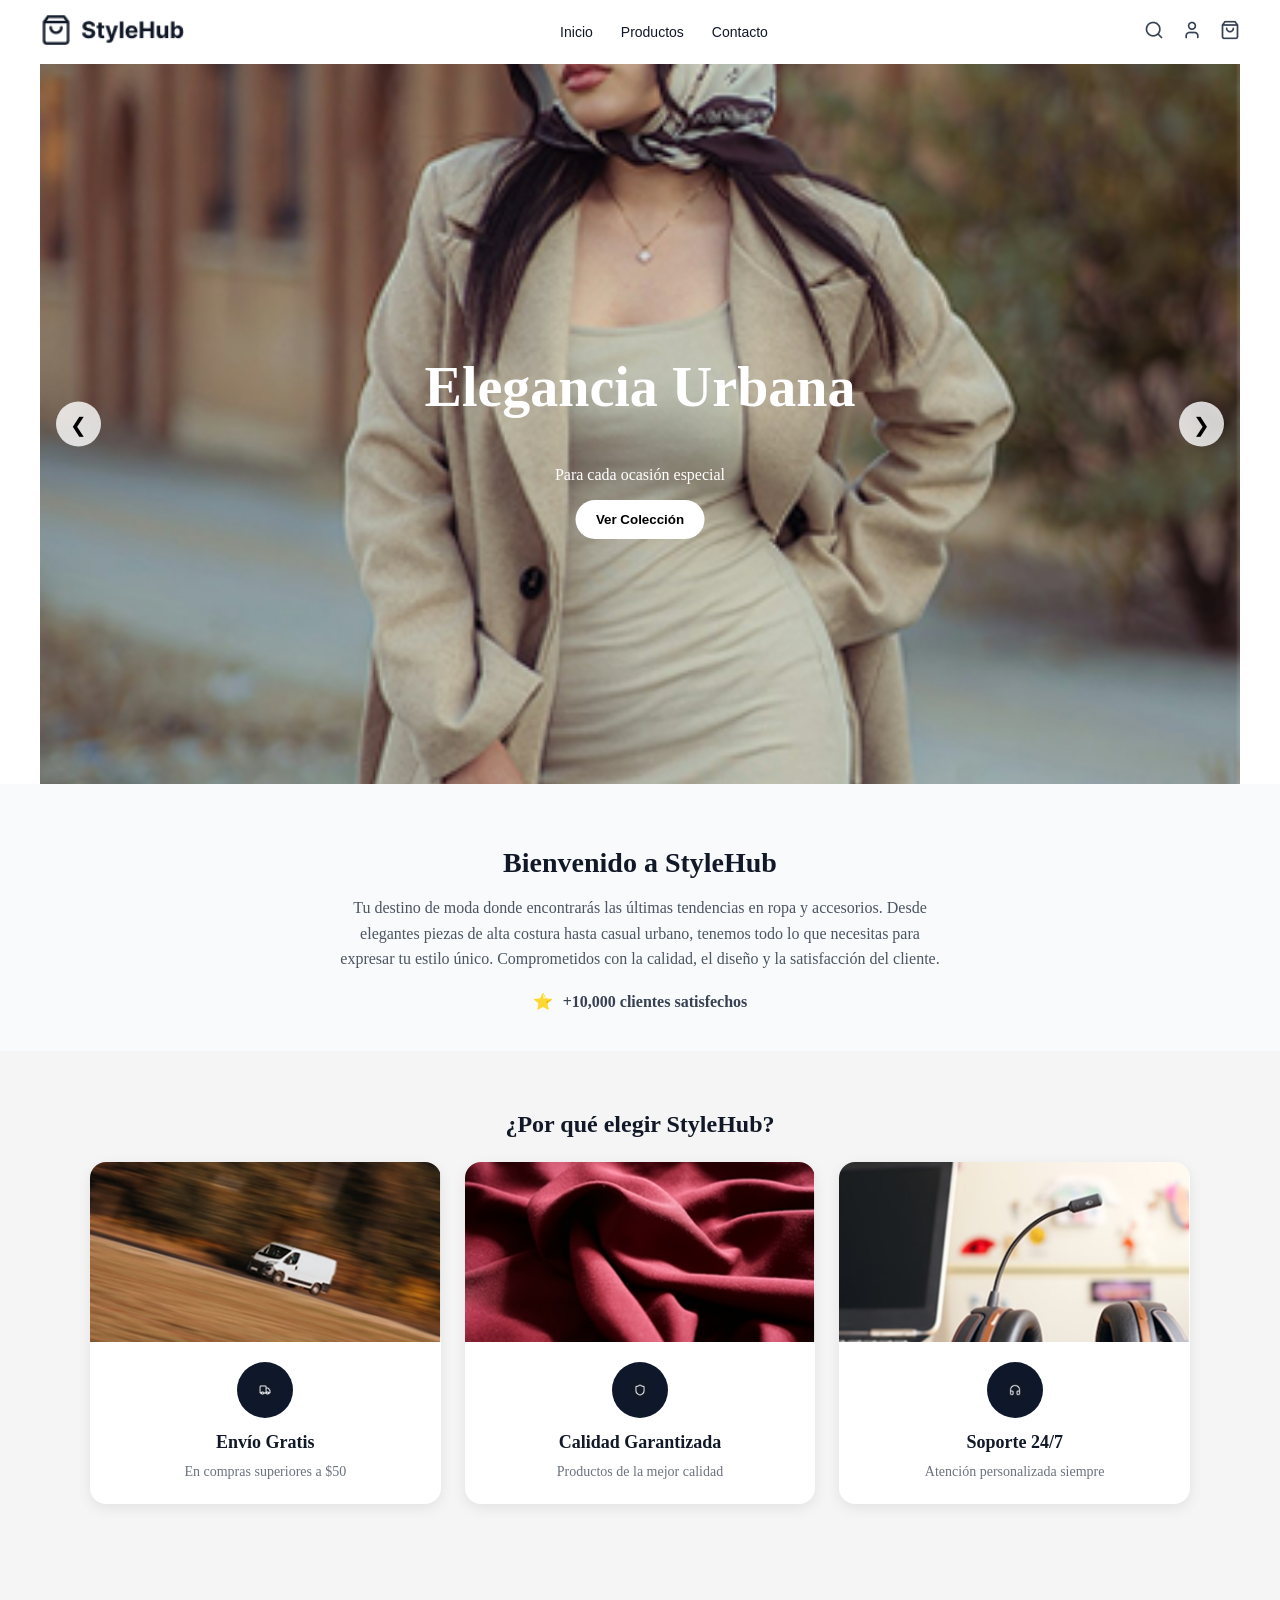
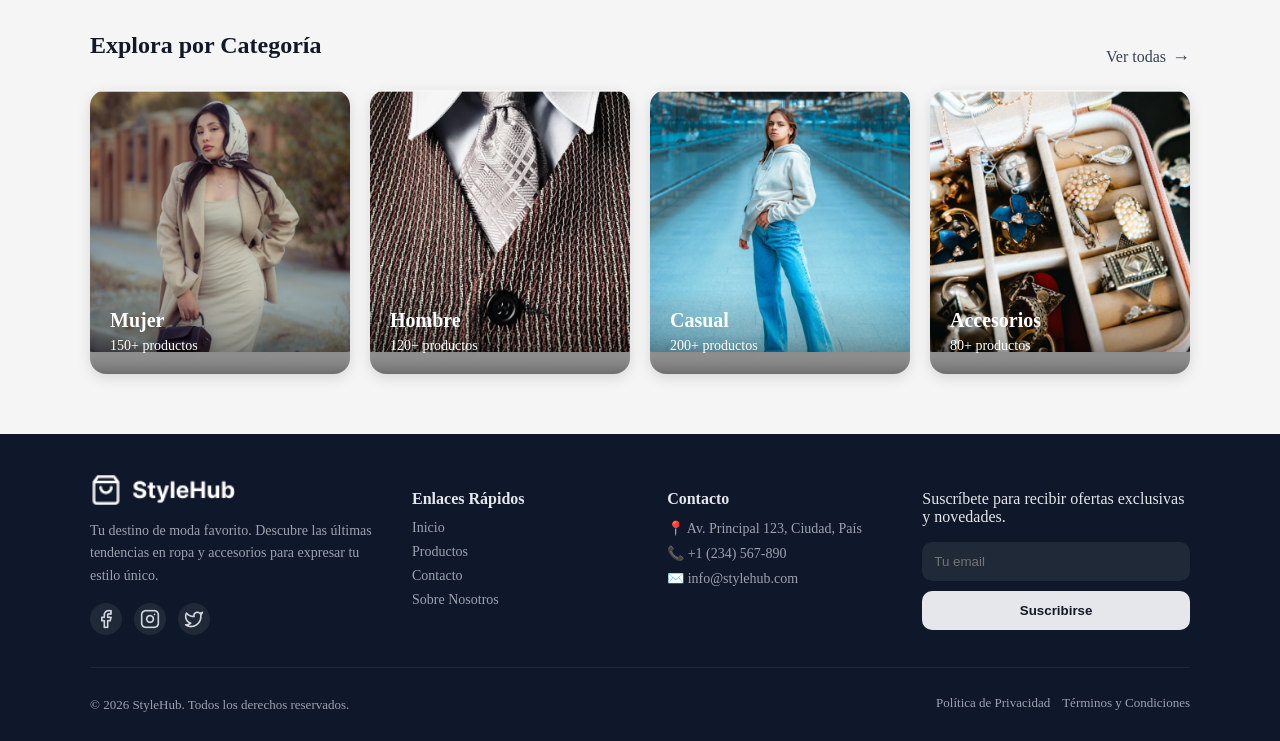
<file: index.html>
<!DOCTYPE html>
<html lang="en">
<head>
    <meta charset="UTF-8">
    <meta name="viewport" content="width=device-width, initial-scale=1.0">
    <title>StyleHub</title>
    <link rel="stylesheet" href="css/style.css">
</head>
<body>
    <header class="header">
  <div class="header__container">
    <div class="header__brand">
      <img src="img/Link.png" alt="StyleHub">
    </div>

    <nav class="header__nav">
      <a href="#">Inicio</a>
      <a href="#">Productos</a>
      <a href="#">Contacto</a>
    </nav>

    <div class="header__actions">
      <a href="#" aria-label="Buscar"><img src="img/Icon.png"></a>
      <a href="#" aria-label="Usuario"><img src="img/Icon (1).png"></a>
      <a href="#" aria-label="Bolsa"><img src="img/Icon (2).png"></a>
    </div>

    <button class="header__menu" aria-label="Abrir menú">
      <span></span>
      <span></span>
      <span></span>
    </button>
  </div>
</header>
    <section class="hero">
      <img src="img/Image (Elegancia Urbana) 1.png" alt="Elegancia Urbana">
      <div class="hero__content">
          <h1>Elegancia Urbana</h1>
          <p>Para cada ocasión especial</p>
          <button>Ver Colección</button>
      </div>
      <button class="hero__nav hero__nav--left">&#10094;</button>
      <button class="hero__nav hero__nav--right">&#10095;</button>
    </section>
    <section class="info">
       <div class="info__container">
       <h2 class="info__title">Bienvenido a StyleHub</h2>
       <p class="info__text">
        Tu destino de moda donde encontrarás las últimas tendencias en ropa y accesorios.
        Desde elegantes piezas de alta costura hasta casual urbano, tenemos todo lo que necesitas
        para expresar tu estilo único. Comprometidos con la calidad, el diseño y la satisfacción del cliente.
        </p>
      <div class="info__rating">
      ⭐ <span>+10,000 clientes satisfechos</span>
      </div>
    </div>
    </section>

   <section class="why">
   <div class="why__container">
    <h2 class="why__title">¿Por qué elegir StyleHub?</h2>

    <div class="why__list">
      <article class="why-card">
        <div class="why-card__image">
          <img src="img/Container (1).png" alt="Envío gratis">
        </div>

        <div class="why-card__content">
          <div class="why-card__icon">
            <img src="img/Container (4).png" alt="">
          </div>
          <h3 class="why-card__title">Envío Gratis</h3>
          <p class="why-card__text">En compras superiores a $50</p>
        </div>
      </article>

      <article class="why-card">
        <div class="why-card__image">
          <img src="img/Container (2).png" alt="Calidad garantizada">
        </div>

        <div class="why-card__content">
          <div class="why-card__icon">
            <img src="img/Container (5).png" alt="">
          </div>
          <h3 class="why-card__title">Calidad Garantizada</h3>
          <p class="why-card__text">Productos de la mejor calidad</p>
        </div>
      </article>

      <article class="why-card">
        <div class="why-card__image">
          <img src="img/Container (3).png" alt="Soporte 24/7">
        </div>

        <div class="why-card__content">
          <div class="why-card__icon">
            <img src="img/Container (6).png" alt="">
          </div>
          <h3 class="why-card__title">Soporte 24/7</h3>
          <p class="why-card__text">Atención personalizada siempre</p>
        </div>
      </article>
    </div>
    </div>
    </section>
   <section class="categories">
  <div class="categories__container">
    <div class="categories__top">
      <h2 class="categories__title">Explora por Categoría</h2>
      <a href="#" class="categories__link">Ver todas <span>→</span></a>
    </div>

    <div class="categories__list">
      <article class="category-card">
        <img src="img/Link (6).png" alt="Categoría Mujer">
        <div class="category-card__overlay">
          <h3 class="category-card__title">Mujer</h3>
          <p class="category-card__text">150+ productos</p>
        </div>
      </article>

      <article class="category-card">
        <img src="img/Link (3).png" alt="Categoría Hombre">
        <div class="category-card__overlay">
          <h3 class="category-card__title">Hombre</h3>
          <p class="category-card__text">120+ productos</p>
        </div>
      </article>

      <article class="category-card">
        <img src="img/Link (4).png" alt="Categoría Casual">
        <div class="category-card__overlay">
          <h3 class="category-card__title">Casual</h3>
          <p class="category-card__text">200+ productos</p>
        </div>
      </article>

      <article class="category-card">
        <img src="img/Link (5).png" alt="Categoría Accesorios">
        <div class="category-card__overlay">
          <h3 class="category-card__title">Accesorios</h3>
          <p class="category-card__text">80+ productos</p>
        </div>
      </article>
    </div>
  </div>
</section>
<footer class="footer">
  <div class="footer__container">

    <!-- Marca -->
    <div class="footer__brand">
      <div class="footer__logo">
        <img src="img/Group 1.png" alt="StyleHub">
      </div>
      <p class="footer__desc">
        Tu destino de moda favorito. Descubre las últimas tendencias en ropa y accesorios para expresar tu estilo único.
      </p>

      <div class="footer__social">
        <span><img src="img/Link (7).png"></span>
        <span><img src="img/Link (8).png"></span>
        <span><img src="img/Link (9).png"></span>
      </div>
    </div>

    <!-- Enlaces -->
    <div class="footer__section">
      <h3>Enlaces Rápidos</h3>
      <ul>
        <li><a href="#">Inicio</a></li>
        <li><a href="#">Productos</a></li>
        <li><a href="#">Contacto</a></li>
        <li><a href="#">Sobre Nosotros</a></li>
      </ul>
    </div>

    <!-- Contacto -->
    <div class="footer__section">
      <h3>Contacto</h3>
      <ul class="footer__contact">
        <li>📍 Av. Principal 123, Ciudad, País</li>
        <li>📞 +1 (234) 567-890</li>
        <li>✉️ info@stylehub.com</li>
      </ul>
    </div>

    <div class="footer__section">
      <p>Suscríbete para recibir ofertas exclusivas y novedades.</p>
      <form class="footer__form">
        <input type="email" placeholder="Tu email">
        <button type="submit">Suscribirse</button>
      </form>
    </div>

  </div>

  <div class="footer__bottom">
    <p>© 2026 StyleHub. Todos los derechos reservados.</p>
    <div class="footer__links">
      <a href="#">Política de Privacidad</a>
      <a href="#">Términos y Condiciones</a>
    </div>
  </div>
</footer>
</body>
</html>
</file>
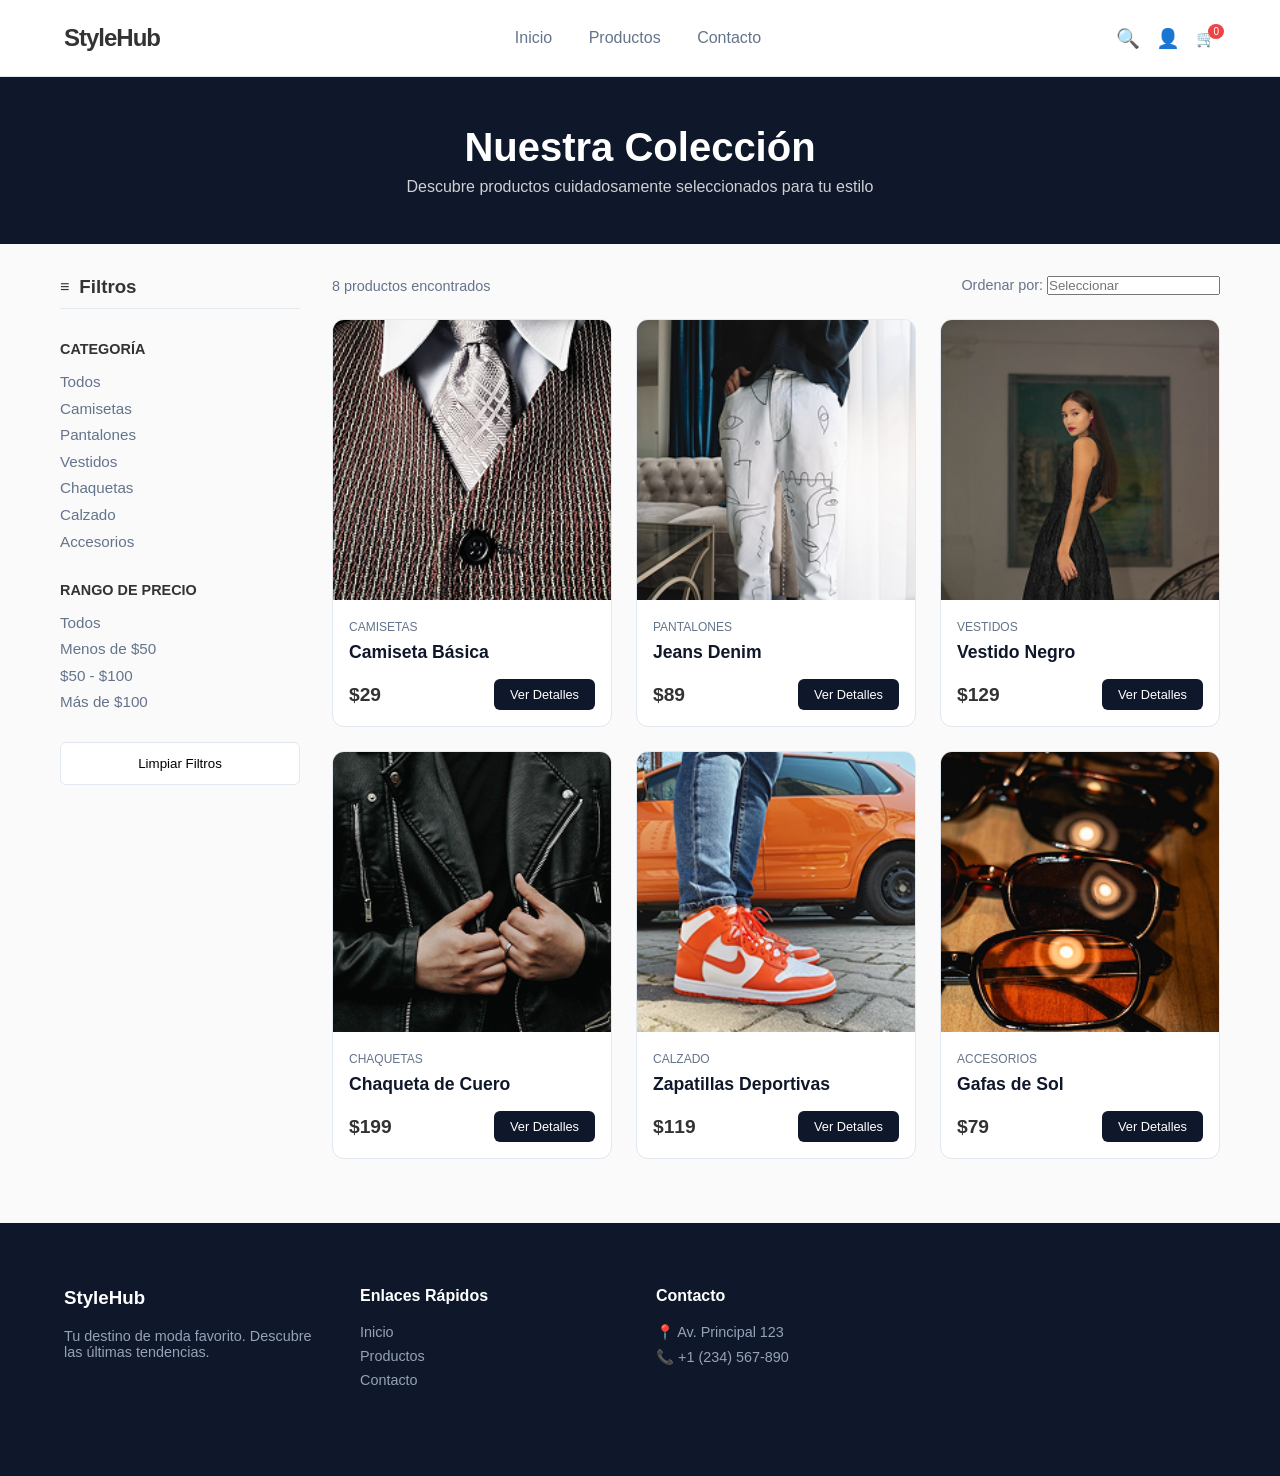
<file: productos.html>
<!DOCTYPE html>
<html lang="es">
<head>
    <meta charset="UTF-8">
    <meta name="viewport" content="width=device-width, initial-scale=1.0">
    <title>StyleHub - E-commerce</title>
    <link rel="stylesheet" href="css/productos.css">
</head>
<body>

    <header class="navbar">
        <div class="logo">StyleHub</div>
        <nav>
                <a href="index.html">Inicio</a>
        <a href="productos.html">Productos</a>
        <a href="contacto.html">Contacto</a>
        </nav>
        <div class="header-icons">
            <button class="icon-btn">🔍</button>
            <button class="icon-btn">👤</button>
            <div class="cart-icon">
                <span>🛒</span>
                <span class="badge">0</span>
            </div>
        </div>
    </header>

    <section class="hero-banner">
        <h1>Nuestra Colección</h1>
        <p>Descubre productos cuidadosamente seleccionados para tu estilo</p>
    </section>

    <div class="main-layout">
        
        <aside class="sidebar">
            <div class="sidebar-header">
                <span>≡</span>
                <h3>Filtros</h3>
            </div>

            <div class="filter-section">
                <h4>Categoría</h4>
                <ul>
                    <li>Todos</li>
                    <li>Camisetas</li>
                    <li>Pantalones</li>
                    <li>Vestidos</li>
                    <li>Chaquetas</li>
                    <li>Calzado</li>
                    <li>Accesorios</li>
                </ul>
            </div>

            <div class="filter-section">
                <h4>Rango de Precio</h4>
                <ul>
                    <li>Todos</li>
                    <li>Menos de $50</li>
                    <li>$50 - $100</li>
                    <li>Más de $100</li>
                </ul>
            </div>

            <button class="btn-clear">Limpiar Filtros</button>
        </aside>

        <main class="products-container">
            <div class="products-top-bar">
                <p>8 productos encontrados</p>
                <div class="sort-by">
                    Ordenar por: <input type="text" placeholder="Seleccionar">
                </div>
            </div>

            <div class="products-grid">
                
                <article class="product-card">
                    <img src="src/public/Image (Camisa Formal).png" alt="Camiseta Básica">
                    <div class="info">
                        <p class="category">Camisetas</p>
                        <h3>Camiseta Básica</h3>
                        <div class="footer-card">
                            <span class="price">$29</span>
                            <button class="btn-detail">Ver Detalles</button>
                        </div>
                    </div>
                </article>

                <article class="product-card">
                    <img src="src/public/Image (Jeans Denim).png" alt="Jeans Denim">
                    <div class="info">
                        <p class="category">Pantalones</p>
                        <h3>Jeans Denim</h3>
                        <div class="footer-card">
                            <span class="price">$89</span>
                            <button class="btn-detail">Ver Detalles</button>
                        </div>
                    </div>
                </article>

                <article class="product-card">
                    <img src="src/public/Image (Vestido Negro).png" alt="Vestido Negro">
                    <div class="info">
                        <p class="category">Vestidos</p>
                        <h3>Vestido Negro</h3>
                        <div class="footer-card">
                            <span class="price">$129</span>
                            <button class="btn-detail">Ver Detalles</button>
                        </div>
                    </div>
                </article>

                <article class="product-card">
                    <img src="src/public/Image (Chaqueta de Cuero).png" alt="Chaqueta Cuero">
                    <div class="info">
                        <p class="category">Chaquetas</p>
                        <h3>Chaqueta de Cuero</h3>
                        <div class="footer-card">
                            <span class="price">$199</span>
                            <button class="btn-detail">Ver Detalles</button>
                        </div>
                    </div>
                </article>

                <article class="product-card">
                    <img src="src/public/Image (Zapatillas Deportivas).png" alt="Zapatillas">
                    <div class="info">
                        <p class="category">Calzado</p>
                        <h3>Zapatillas Deportivas</h3>
                        <div class="footer-card">
                            <span class="price">$119</span>
                            <button class="btn-detail">Ver Detalles</button>
                        </div>
                    </div>
                </article>

                <article class="product-card">
                    <img src="src/public/Image (Gafas de Sol).png" alt="Gafas">
                    <div class="info">
                        <p class="category">Accesorios</p>
                        <h3>Gafas de Sol</h3>
                        <div class="footer-card">
                            <span class="price">$79</span>
                            <button class="btn-detail">Ver Detalles</button>
                        </div>
                    </div>
                </article>

            </div>
        </main>
    </div>

    <footer class="main-footer">
        <div class="footer-content">
            <div class="col">
                <h3>StyleHub</h3>
                <p>Tu destino de moda favorito. Descubre las últimas tendencias.</p>
            </div>
            <div class="col">
                <h4>Enlaces Rápidos</h4>
                <p>Inicio</p>
                <p>Productos</p>
                <p>Contacto</p>
            </div>
            <div class="col">
                <h4>Contacto</h4>
                <p>📍 Av. Principal 123</p>
                <p>📞 +1 (234) 567-890</p>
            </div>
            <div class="col">
</file>
<file: css/style.css>
body {
  margin: 0px;
}

.header {
  background-color: #ffffff;
  padding: 12px 16px;
}
.header__container {
  display: flex;
  align-items: center;
  justify-content: space-between;
  gap: 16px;
}
.header__brand img {
  height: 32px;
  width: auto;
}
.header__nav {
  display: none;
}
.header__nav a {
  text-decoration: none;
  color: #111827;
  font-size: 14px;
}
.header__actions {
  display: none;
}
.header__actions a {
  text-decoration: none;
  color: #111827;
  font-size: 16px;
}
.header__menu {
  background: none;
  border: none;
  display: flex;
  flex-direction: column;
  gap: 4px;
  cursor: pointer;
  padding: 0;
}
.header__menu span {
  width: 24px;
  height: 2px;
  background-color: #111827;
  border-radius: 2px;
  display: block;
}

.hero {
  position: relative;
  width: 100%;
}
.hero img {
  width: 100%;
  height: 100vh;
  object-fit: cover;
  display: block;
}
.hero__content {
  position: absolute;
  top: 50%;
  left: 50%;
  transform: translate(-50%, -50%);
  text-align: center;
  color: white;
}
.hero__content h1 {
  font-size: 28px;
  font-weight: 700;
}
.hero__content p {
  font-size: 16px;
  margin: 8px 0 16px;
}
.hero__content button {
  padding: 12px 20px;
  border: none;
  border-radius: 20px;
  background: white;
  color: black;
  font-weight: 600;
}
.hero__content button:hover {
  background: #b1b2b3;
}

.hero {
  position: relative;
  width: 100%;
}
.hero img {
  width: 100%;
  height: 100vh;
  object-fit: cover;
  display: block;
}
.hero__content {
  position: absolute;
  top: 50%;
  left: 50%;
  transform: translate(-50%, -50%);
  text-align: center;
  color: white;
  z-index: 2;
}
.hero__nav {
  position: absolute;
  top: 50%;
  transform: translateY(-50%);
  width: 45px;
  height: 45px;
  border-radius: 50%;
  border: none;
  background: rgba(255, 255, 255, 0.8);
  color: black;
  font-size: 20px;
  cursor: pointer;
  z-index: 2;
  display: flex;
  align-items: center;
  justify-content: center;
}
.hero__nav--left {
  left: 16px;
}
.hero__nav--right {
  right: 16px;
}

.info {
  padding: 40px 16px;
  background-color: #f9fafb;
}
.info__container {
  max-width: 600px;
  margin: 0 auto;
  text-align: center;
}
.info__title {
  font-size: 28px;
  font-weight: 700;
  color: #111827;
  margin-bottom: 16px;
}
.info__text {
  font-size: 16px;
  line-height: 1.6;
  color: #4b5563;
  margin-bottom: 20px;
}
.info__rating {
  font-size: 16px;
  font-weight: 600;
  color: #374151;
}
.info__rating span {
  margin-left: 6px;
}

.why {
  padding: 60px 16px;
  background-color: #f5f5f5;
}

.why__container {
  max-width: 1100px;
  margin: 0 auto;
}

.why__title {
  margin: 0 0 24px;
  font-size: 24px;
  font-weight: 800;
  text-align: center;
  color: #111827;
}

.why__list {
  display: flex;
  flex-direction: column;
  gap: 24px;
}

.why-card {
  background-color: #ffffff;
  border-radius: 16px;
  overflow: hidden;
  box-shadow: 0 4px 14px rgba(0, 0, 0, 0.08);
}

.why-card__image {
  height: 180px;
}

.why-card__image img {
  width: 100%;
  height: 100%;
  object-fit: cover;
}

.why-card__content {
  padding: 20px 16px 22px;
  text-align: center;
}

.why-card__icon {
  width: 56px;
  height: 56px;
  margin: 0 auto 14px;
  border-radius: 50%;
  background-color: #0f172a;
  display: flex;
  align-items: center;
  justify-content: center;
}

.why-card__icon img {
  width: 24px;
  height: 24px;
  object-fit: contain;
}

.why-card__title {
  margin: 0 0 8px;
  font-size: 18px;
  font-weight: 700;
  color: #111827;
}

.why-card__text {
  margin: 0;
  font-size: 14px;
  line-height: 1.5;
  color: #6b7280;
}

.categories {
  padding: 60px 16px;
  background-color: #f5f5f5;
}

.categories__container {
  max-width: 1100px;
  margin: 0 auto;
}

.categories__top {
  display: flex;
  align-items: center;
  justify-content: space-between;
  margin-bottom: 24px;
  gap: 16px;
}

.categories__title {
  margin: 0;
  font-size: 24px;
  font-weight: 800;
  color: #111827;
}

.categories__link {
  text-decoration: none;
  color: #4b5563;
  font-size: 14px;
}

.categories__list {
  display: flex;
  flex-direction: column;
  gap: 20px;
}

.category-card {
  position: relative;
  border-radius: 16px;
  overflow: hidden;
  box-shadow: 0 4px 14px rgba(0, 0, 0, 0.12);
}

.category-card img {
  width: 100%;
  height: 300px;
  object-fit: cover;
}

.category-card__overlay {
  position: absolute;
  left: 0;
  right: 0;
  bottom: 0;
  padding: 20px;
  color: #ffffff;
  background: linear-gradient(to top, rgba(0, 0, 0, 0.55) 0%, rgba(0, 0, 0, 0.2) 45%, rgba(0, 0, 0, 0) 100%);
}

.category-card__title {
  margin: 0 0 6px;
  font-size: 20px;
  font-weight: 700;
}

.category-card__text {
  margin: 0;
  font-size: 14px;
}

.categories__link {
  margin-top: 24px;
  display: flex;
  justify-content: center;
  align-items: center;
  gap: 6px;
  font-size: 16px;
  color: #374151;
  text-decoration: none;
}

.categories__link span {
  font-size: 18px;
  line-height: 1;
}

.footer {
  background-color: #0f172a;
  color: #e5e7eb;
  padding: 40px 16px 20px;
}

.footer__container {
  max-width: 420px;
  margin: 0 auto;
  display: flex;
  flex-direction: column;
  gap: 28px;
}

/* Marca */
.footer__logo {
  height: 32px;
  margin-bottom: 12px;
}
.footer__logo img {
  height: 100%;
  width: auto;
  display: block;
}

.footer__desc {
  font-size: 14px;
  line-height: 1.6;
  color: #9ca3af;
  margin-bottom: 16px;
}

.footer__social {
  display: flex;
  gap: 12px;
}
.footer__social span {
  width: 32px;
  height: 32px;
  border-radius: 50%;
  background: #1f2937;
  display: flex;
  align-items: center;
  justify-content: center;
  font-size: 12px;
  cursor: pointer;
}

/* Secciones */
.footer__section h3 {
  font-size: 16px;
  font-weight: 700;
  margin-bottom: 12px;
}

.footer__section ul {
  list-style: none;
  padding: 0;
  margin: 0;
}

.footer__section li {
  margin-bottom: 8px;
  font-size: 14px;
  color: #9ca3af;
}

.footer__section a {
  color: #9ca3af;
  text-decoration: none;
}

.footer__section a:hover {
  color: #ffffff;
}

/* Contacto */
.footer__contact li {
  display: flex;
  gap: 8px;
}

/* Newsletter */
.footer__form {
  display: flex;
  flex-direction: column;
  gap: 10px;
}

.footer__form input {
  padding: 12px;
  border-radius: 10px;
  border: none;
  background: #1f2937;
  color: white;
}

.footer__form button {
  padding: 12px;
  border-radius: 10px;
  border: none;
  background: #e5e7eb;
  color: #111827;
  font-weight: 600;
  cursor: pointer;
}

/* Bottom */
.footer__bottom {
  margin-top: 32px;
  padding-top: 16px;
  border-top: 1px solid #1f2937;
  text-align: center;
}

.footer__bottom p {
  font-size: 13px;
  color: #9ca3af;
  margin-bottom: 8px;
}

.footer__links {
  display: flex;
  justify-content: center;
  gap: 12px;
}

.footer__links a {
  font-size: 13px;
  color: #9ca3af;
  text-decoration: none;
}

@media (min-width: 1024px) {
  .header {
    padding: 14px 32px;
  }
  .header__container {
    max-width: 1200px;
    margin: 0 auto;
  }
  .header__nav {
    display: flex;
    gap: 28px;
  }
  .header__actions {
    display: flex;
    gap: 18px;
    align-items: center;
  }
  .header__menu {
    display: none;
  }
  .hero {
    max-width: 1200px;
    margin: 0 auto;
  }
  .hero img {
    height: 720px;
  }
  .hero__content h1 {
    font-size: 56px;
  }
  .why__list {
    display: grid;
    grid-template-columns: repeat(3, 1fr);
    gap: 24px;
  }
  .categories__list {
    display: grid;
    grid-template-columns: repeat(4, 1fr);
    gap: 20px;
  }
  .category-card img {
    height: 280px;
  }
  .footer__container {
    max-width: 1100px;
    margin: 0 auto;
    display: grid;
    grid-template-columns: 1.3fr 1fr 1fr 1.2fr;
    gap: 32px;
    align-items: start;
  }
  .footer__bottom {
    max-width: 1100px;
    margin: 32px auto 0;
    display: flex;
    justify-content: space-between;
    align-items: center;
    text-align: left;
  }
}
.header__nav {
  font-family: "Poppins", sans-serif;
}

/*# sourceMappingURL=style.css.map */
</file>
<file: css/productos.css>
* {
  margin: 0;
  padding: 0;
  box-sizing: border-box;
}

body {
  font-family: "Segoe UI", Tahoma, Geneva, Verdana, sans-serif;
  background-color: #fafafa;
  color: #333;
}

.navbar {
  display: flex;
  justify-content: space-between;
  align-items: center;
  padding: 1.5rem 5%;
  background: #ffffff;
  border-bottom: 1px solid #e2e8f0;
}
.navbar .logo {
  font-size: 1.5rem;
  font-weight: 800;
  letter-spacing: -1px;
}
.navbar nav a {
  text-decoration: none;
  color: #64748b;
  margin: 0 1rem;
  font-weight: 500;
}
.navbar nav a.active {
  color: #0f172a;
  border-bottom: 2px solid #0f172a;
}
.navbar .header-icons {
  display: flex;
  gap: 1rem;
  align-items: center;
}
.navbar .header-icons .icon-btn {
  background: none;
  border: none;
  cursor: pointer;
  font-size: 1.2rem;
}
.navbar .header-icons .cart-icon {
  position: relative;
}
.navbar .header-icons .cart-icon .badge {
  position: absolute;
  top: -5px;
  right: -8px;
  background: #ef4444;
  color: white;
  font-size: 10px;
  padding: 2px 5px;
  border-radius: 50%;
}

.hero-banner {
  background-color: #0f172a;
  color: #ffffff;
  text-align: center;
  padding: 3rem 1rem;
}
.hero-banner h1 {
  font-size: 2.5rem;
  margin-bottom: 0.5rem;
}
.hero-banner p {
  opacity: 0.8;
  font-weight: 300;
}

.main-layout {
  display: flex;
  max-width: 1200px;
  margin: 2rem auto;
  padding: 0 20px;
  gap: 2rem;
}

.sidebar {
  width: 240px;
  flex-shrink: 0;
}
.sidebar .sidebar-header {
  display: flex;
  align-items: center;
  gap: 10px;
  margin-bottom: 2rem;
  border-bottom: 1px solid #e2e8f0;
  padding-bottom: 10px;
}
.sidebar .filter-section {
  margin-bottom: 2rem;
}
.sidebar .filter-section h4 {
  margin-bottom: 1rem;
  font-size: 0.9rem;
  text-transform: uppercase;
}
.sidebar .filter-section ul {
  list-style: none;
}
.sidebar .filter-section ul li {
  color: #64748b;
  margin-bottom: 0.6rem;
  cursor: pointer;
  font-size: 0.95rem;
}
.sidebar .filter-section ul li:hover {
  color: #0f172a;
}
.sidebar .btn-clear {
  width: 100%;
  padding: 0.8rem;
  background: white;
  border: 1px solid #e2e8f0;
  border-radius: 6px;
  cursor: pointer;
}
.sidebar .btn-clear:hover {
  background: #f1f5f9;
}

.products-container {
  flex-grow: 1;
}
.products-container .products-top-bar {
  display: flex;
  justify-content: space-between;
  align-items: center;
  margin-bottom: 1.5rem;
  color: #64748b;
  font-size: 0.9rem;
}
.products-container .products-grid {
  display: grid;
  grid-template-columns: repeat(auto-fill, minmax(250px, 1fr));
  gap: 1.5rem;
}

.product-card {
  background: #ffffff;
  border: 1px solid #e2e8f0;
  border-radius: 12px;
  overflow: hidden;
  transition: all 0.3s ease;
}
.product-card:hover {
  box-shadow: 0 10px 15px -3px rgba(0, 0, 0, 0.1);
  transform: translateY(-4px);
}
.product-card img {
  width: 100%;
  height: 280px;
  object-fit: cover;
}
.product-card .info {
  padding: 1rem;
}
.product-card .info .category {
  font-size: 0.75rem;
  color: #64748b;
  text-transform: uppercase;
}
.product-card .info h3 {
  font-size: 1.1rem;
  margin: 0.5rem 0;
  color: #0f172a;
}
.product-card .info .footer-card {
  display: flex;
  justify-content: space-between;
  align-items: center;
  margin-top: 1rem;
}
.product-card .info .footer-card .price {
  font-weight: 700;
  font-size: 1.2rem;
}
.product-card .info .footer-card .btn-detail {
  background: #0f172a;
  color: white;
  border: none;
  padding: 0.5rem 1rem;
  border-radius: 6px;
  cursor: pointer;
  font-size: 0.8rem;
}
.product-card .info .footer-card .btn-detail:hover {
  opacity: 0.9;
}

.main-footer {
  background: #0f172a;
  color: #ffffff;
  padding: 4rem 5% 2rem;
  margin-top: 4rem;
}
.main-footer .footer-content {
  display: grid;
  grid-template-columns: repeat(auto-fit, minmax(200px, 1fr));
  gap: 2rem;
  margin-bottom: 3rem;
}
.main-footer .footer-content .col h3, .main-footer .footer-content .col h4 {
  margin-bottom: 1.2rem;
}
.main-footer .footer-content .col p {
  color: #94a3b8;
  font-size: 0.9rem;
  margin-bottom: 0.5rem;
}
.main-footer .footer-content .col input {
  width: 100%;
  padding: 0.6rem;
  background: #1e293b;
  border: 1px solid #334155;
  color: white;
  border-radius: 4px;
  margin-bottom: 0.5rem;
}
.main-footer .footer-content .col .btn-sub {
  width: 100%;
  padding: 0.6rem;
  background: white;
  border: none;
  border-radius: 4px;
  font-weight: 600;
  cursor: pointer;
}
.main-footer .footer-bottom {
  text-align: center;
  border-top: 1px solid #334155;
  padding-top: 2rem;
  font-size: 0.8rem;
  color: #64748b;
}

/*# sourceMappingURL=productos.css.map */
</file>
